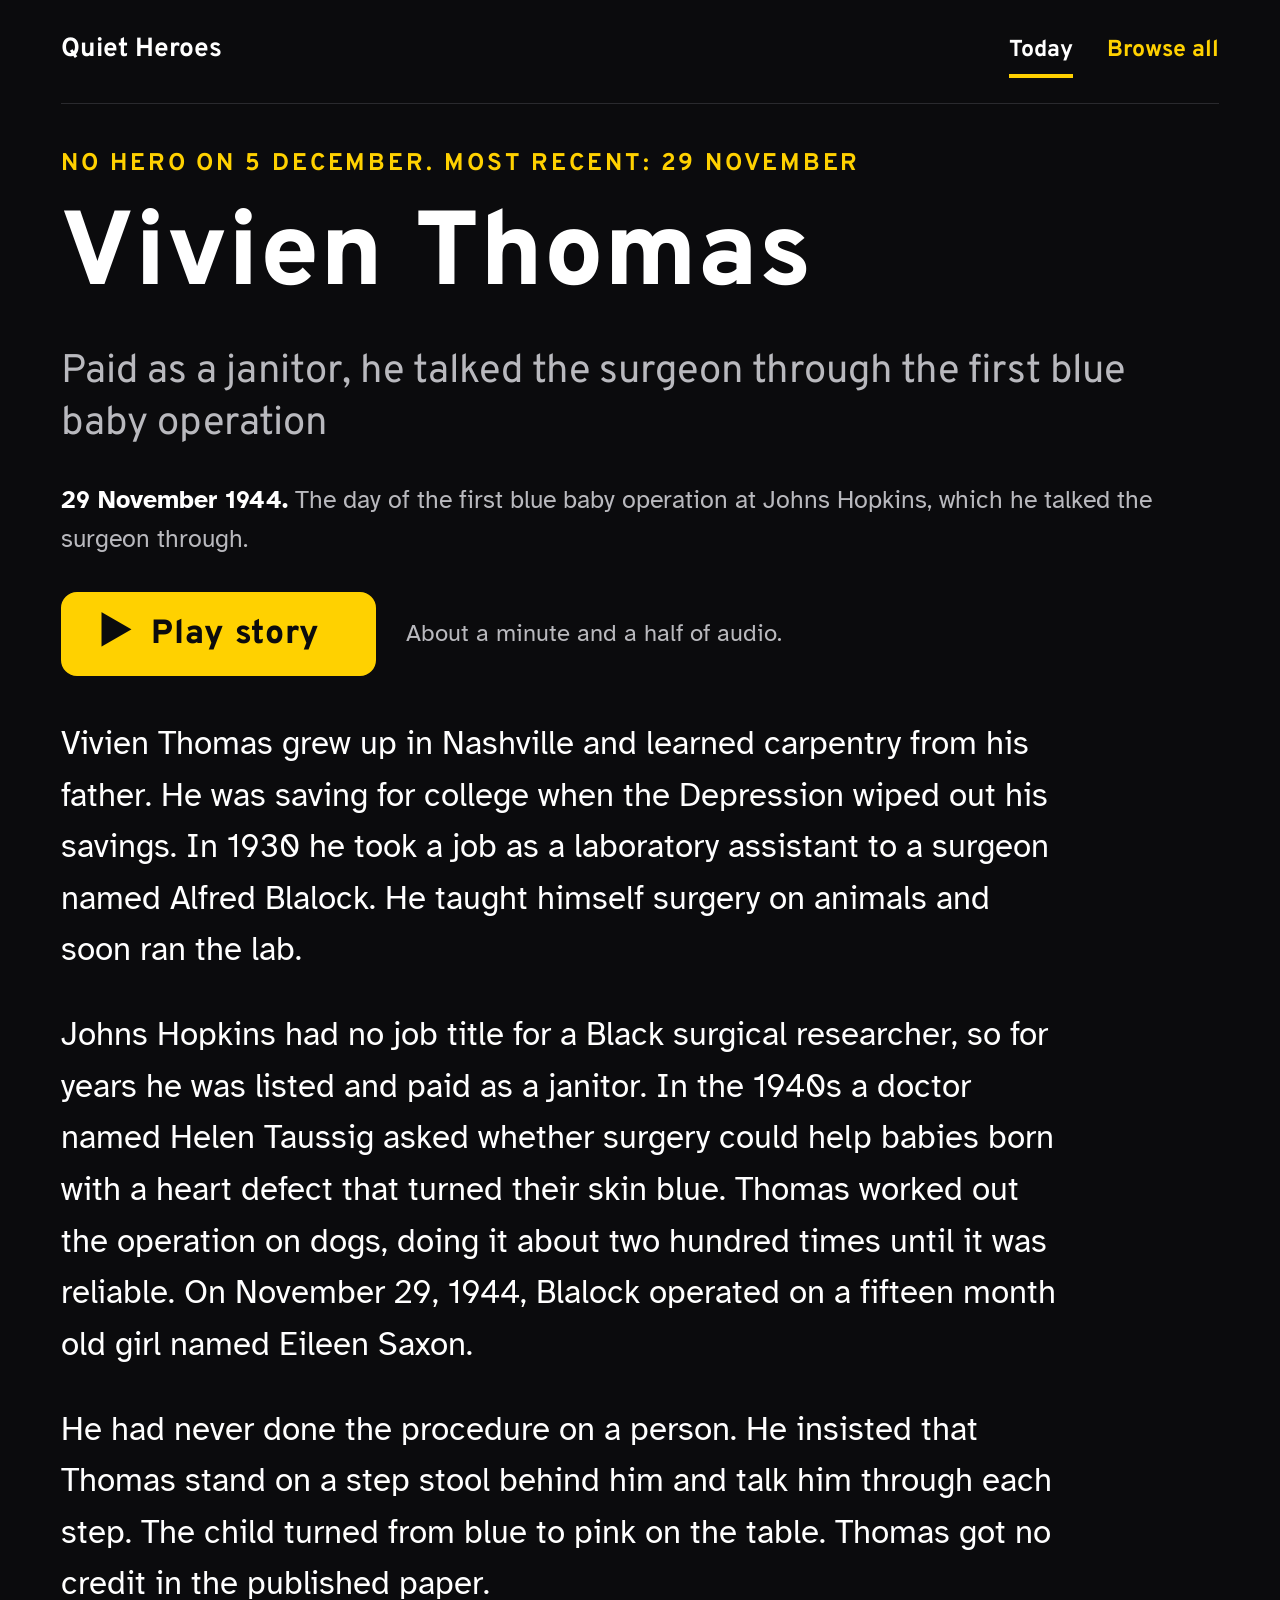
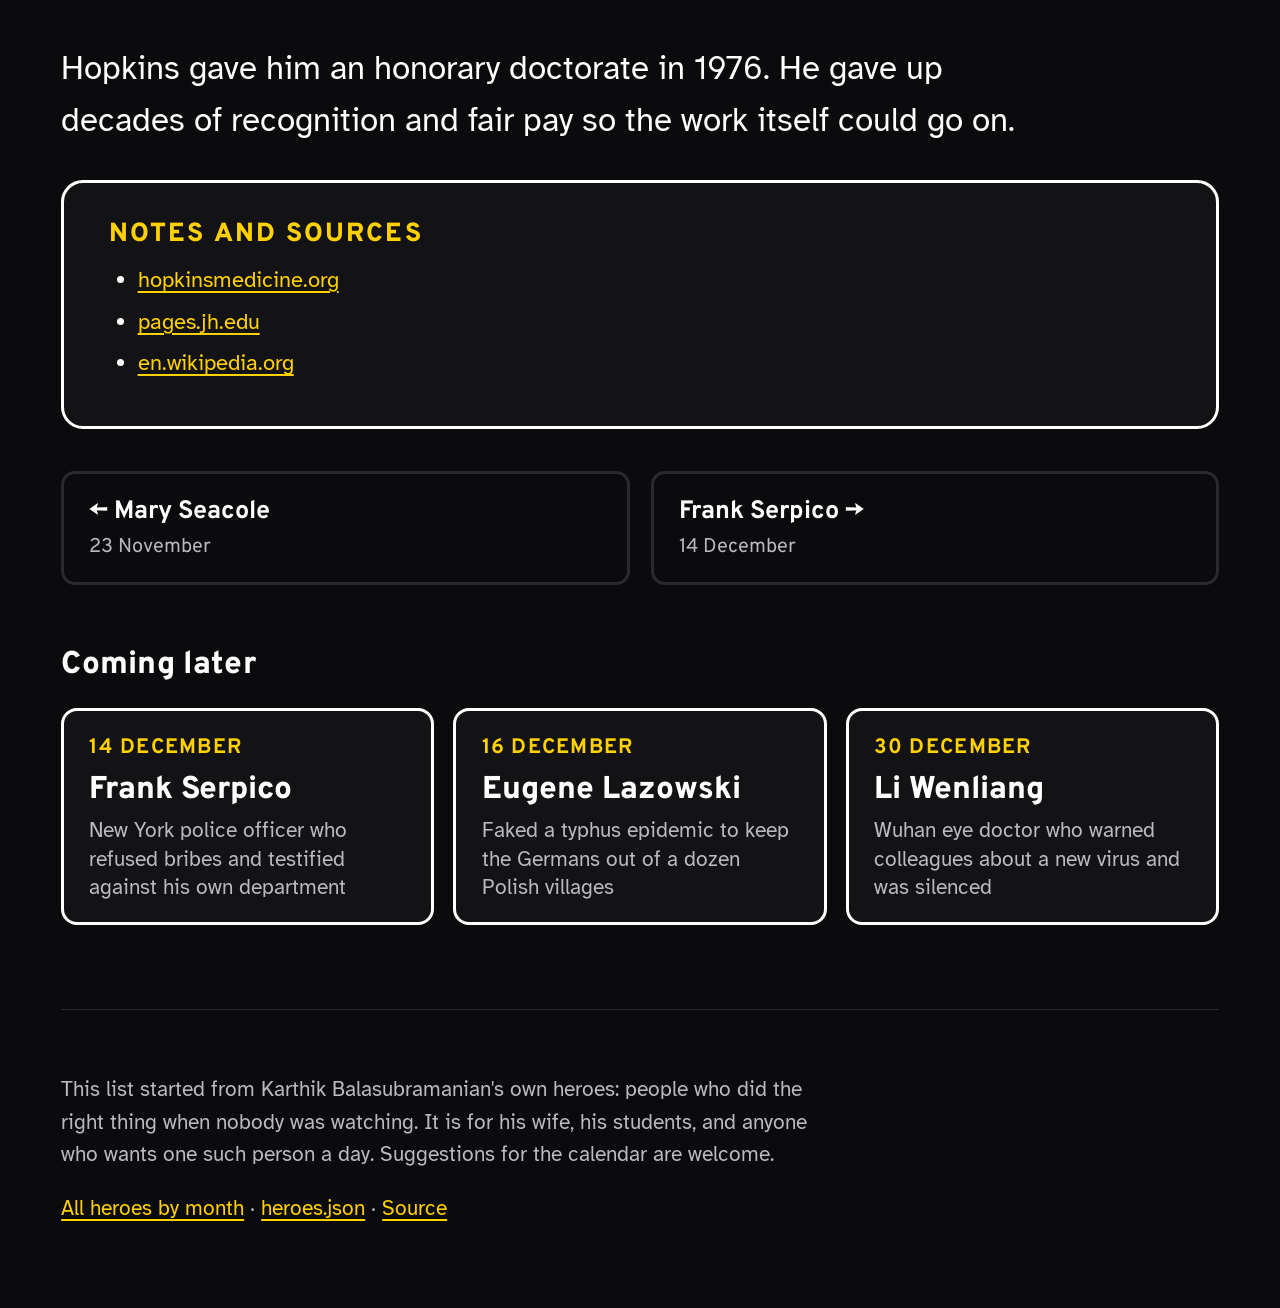
<file: index.html>
<!DOCTYPE html>
<html lang="en">
<head>
<meta charset="utf-8">
<meta name="viewport" content="width=device-width, initial-scale=1">
<title>Quiet Heroes</title>
<meta name="description" content="One person a day who did the right thing when nobody was watching. Large type, read aloud.">
<link rel="preconnect" href="https://fonts.googleapis.com">
<link rel="preconnect" href="https://fonts.gstatic.com" crossorigin>
<link href="https://fonts.googleapis.com/css2?family=Atkinson+Hyperlegible:ital,wght@0,400;0,700;1,400&family=Overpass:wght@400;700;800&display=swap" rel="stylesheet">
<link rel="stylesheet" href="style.css">
</head>
<body>
<a class="skip-link" href="#main">Skip to today's hero</a>
<div class="road">
  <nav class="site-nav" aria-label="Site">
    <a class="home" href="./">Quiet Heroes</a>
    <a href="./" aria-current="page">Today</a>
    <a href="browse.html">Browse all</a>
  </nav>

  <main id="main">
    <span class="kicker" id="kicker">Today's hero</span>
    <h1 class="hero-name" id="hero-name">Loading</h1>
    <p class="hero-blurb" id="hero-blurb"></p>
    <p class="hero-date" id="hero-date"></p>

    <div class="play-row">
      <button class="play" id="play" type="button" aria-pressed="false" aria-label="Play the story" disabled>
        <span class="icon" aria-hidden="true">&#9654;</span>
        <span class="label">Play story</span>
      </button>
      <span class="play-status" id="play-status" aria-live="polite"></span>
    </div>
    <audio id="audio" preload="none"></audio>

    <div class="hero-story" id="hero-story"></div>

    <div class="sign" id="hero-notes"></div>

    <nav class="pager" id="pager" aria-label="Previous and next hero"></nav>

    <section class="next-up" aria-labelledby="next-heading">
      <h2 id="next-heading">Next up</h2>
      <ul class="strip" id="strip"></ul>
    </section>
  </main>

  <footer class="site-footer">
    <p>This list started from Karthik Balasubramanian's own heroes: people who did the right thing when nobody was watching. It is for his wife, his students, and anyone who wants one such person a day. Suggestions for the calendar are welcome.</p>
    <p><a href="browse.html">All heroes by month</a> &middot; <a href="heroes.json">heroes.json</a> &middot; <a href="https://github.com/kartbala/quiet-heroes">Source</a></p>
  </footer>
</div>
<script src="app.js"></script>
</body>
</html>
</file>
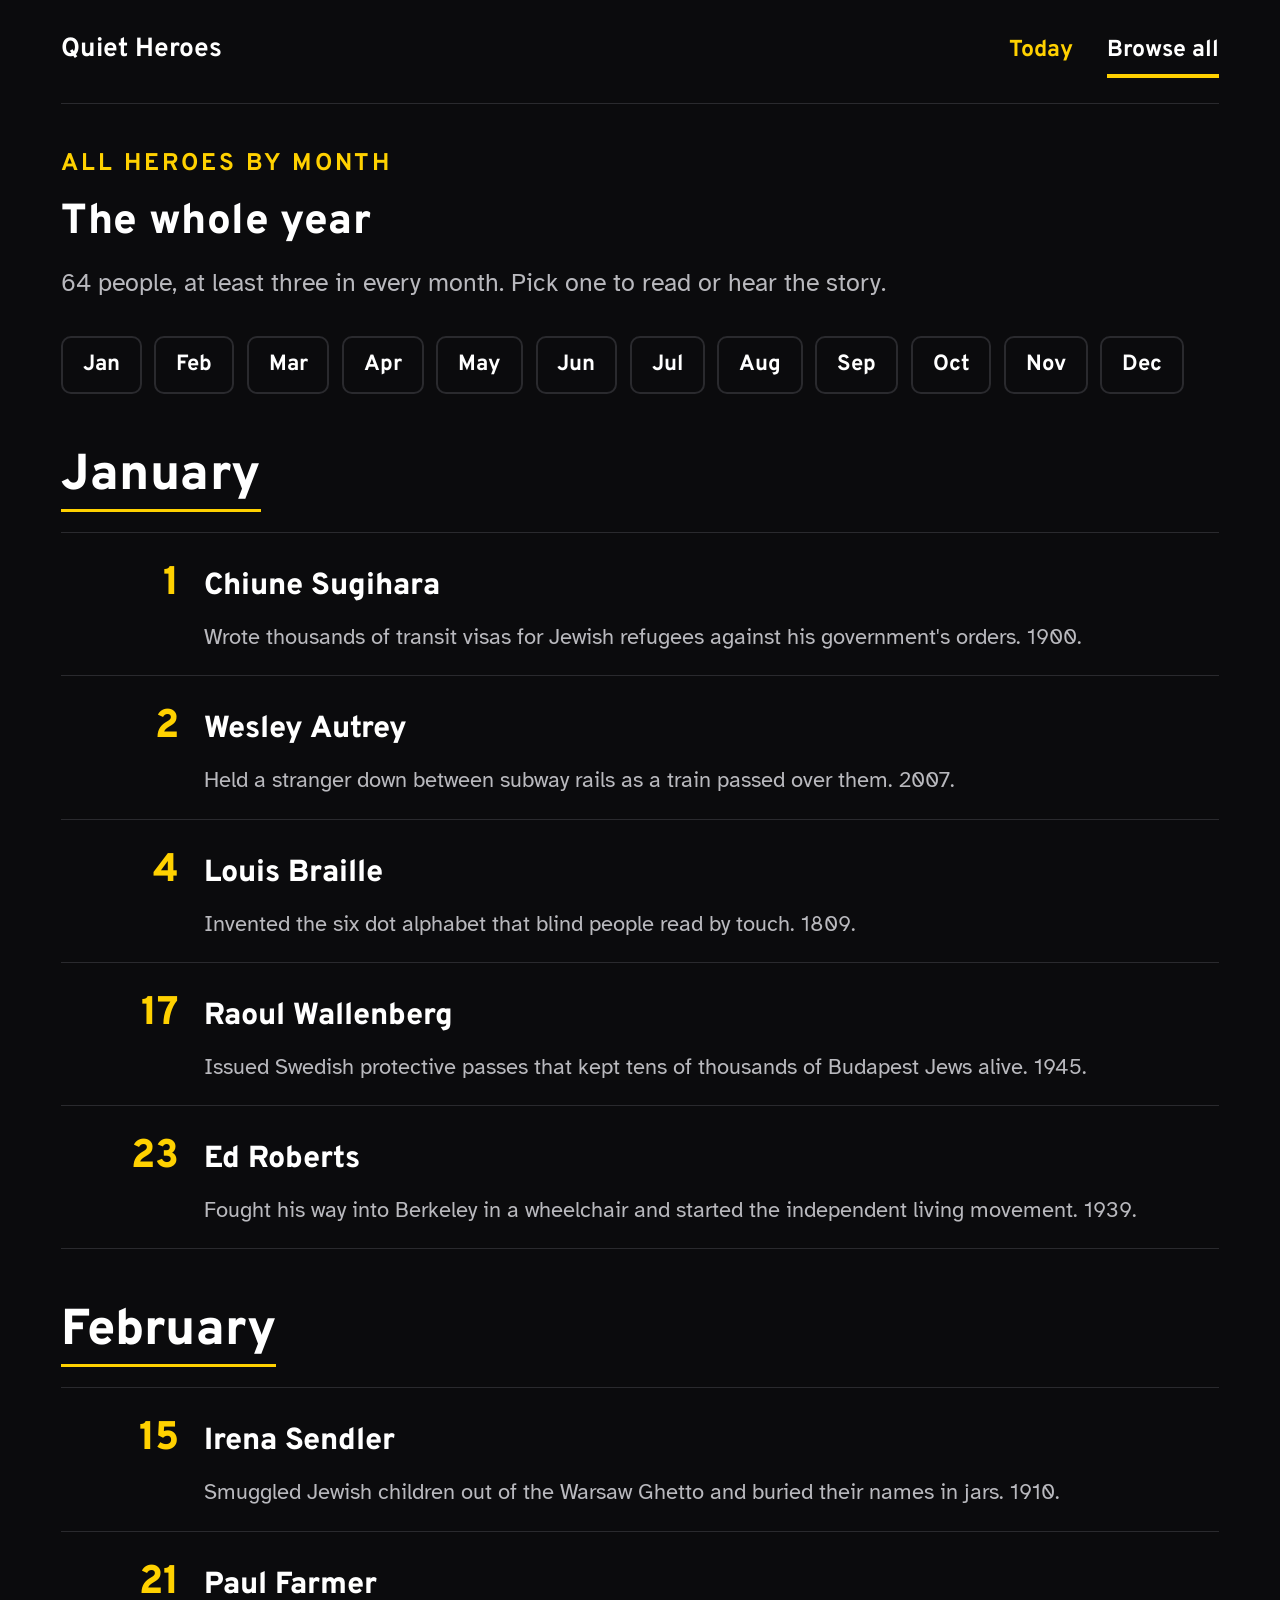
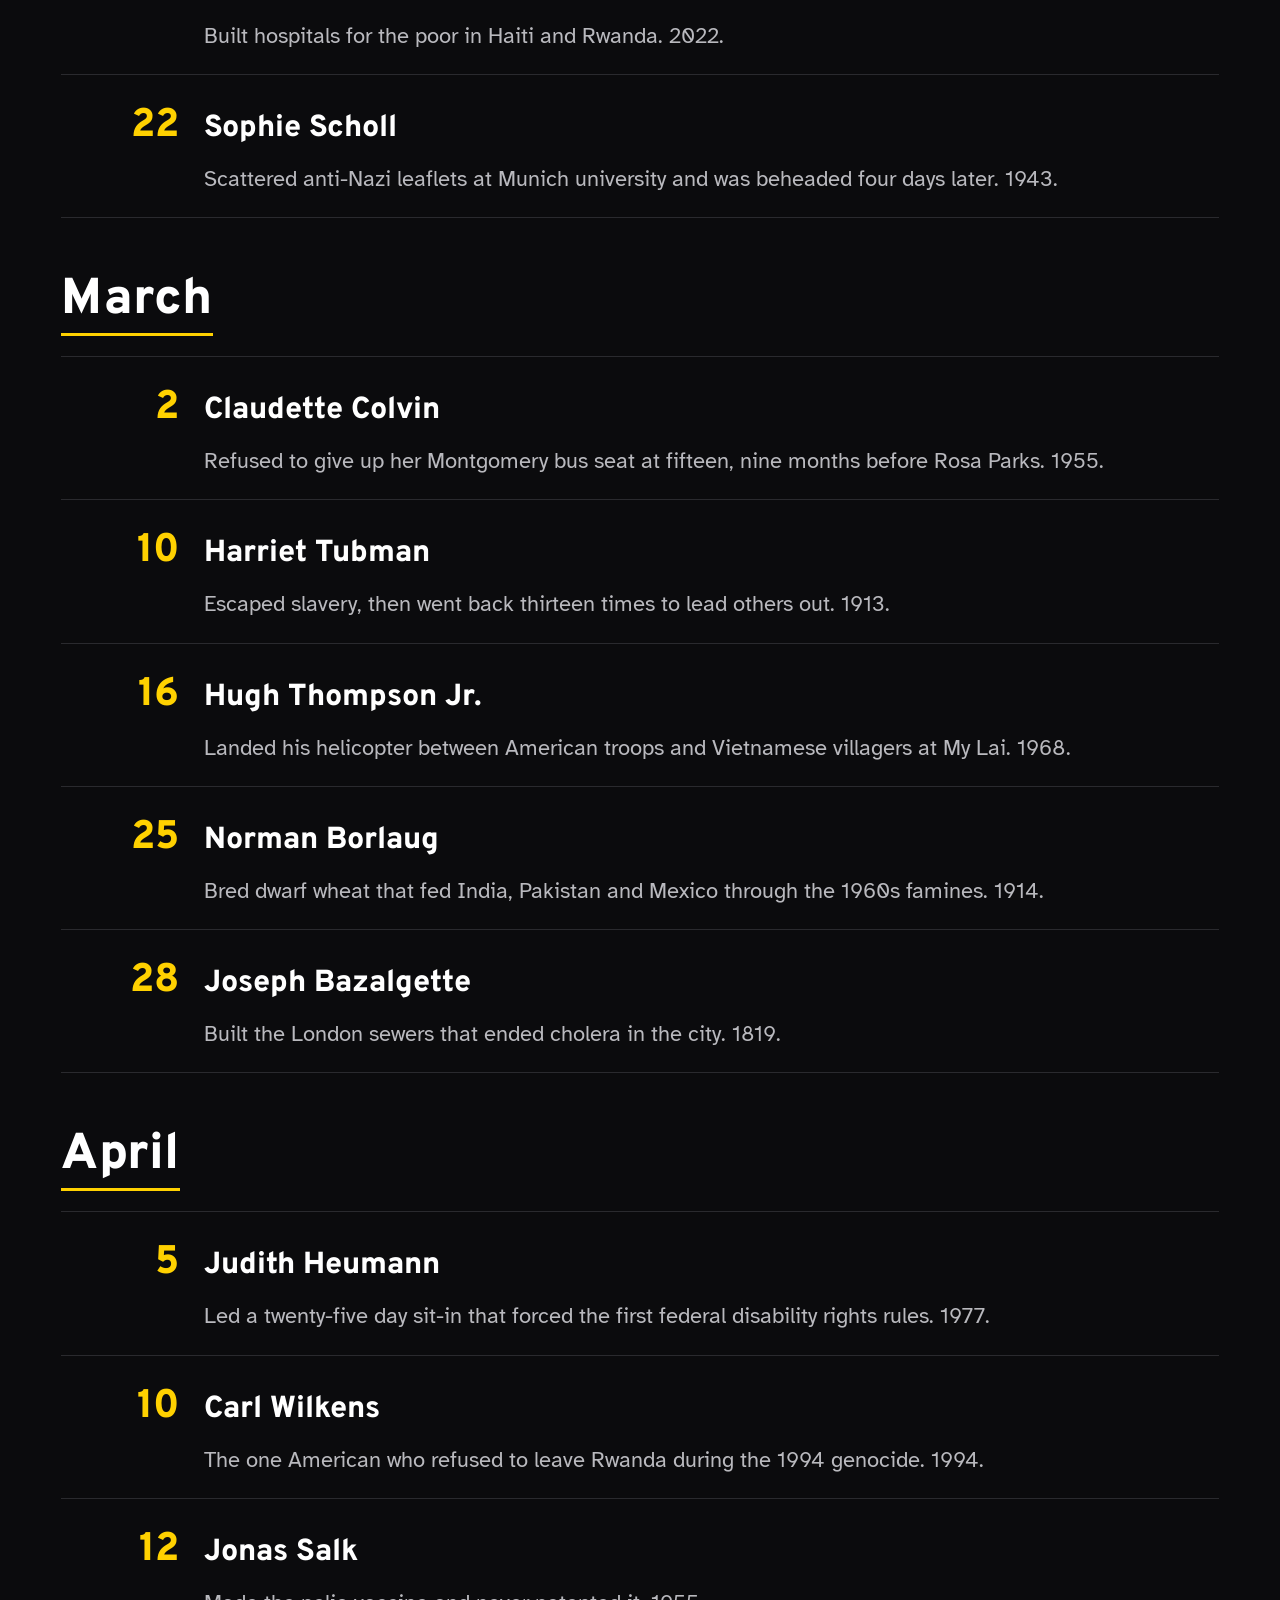
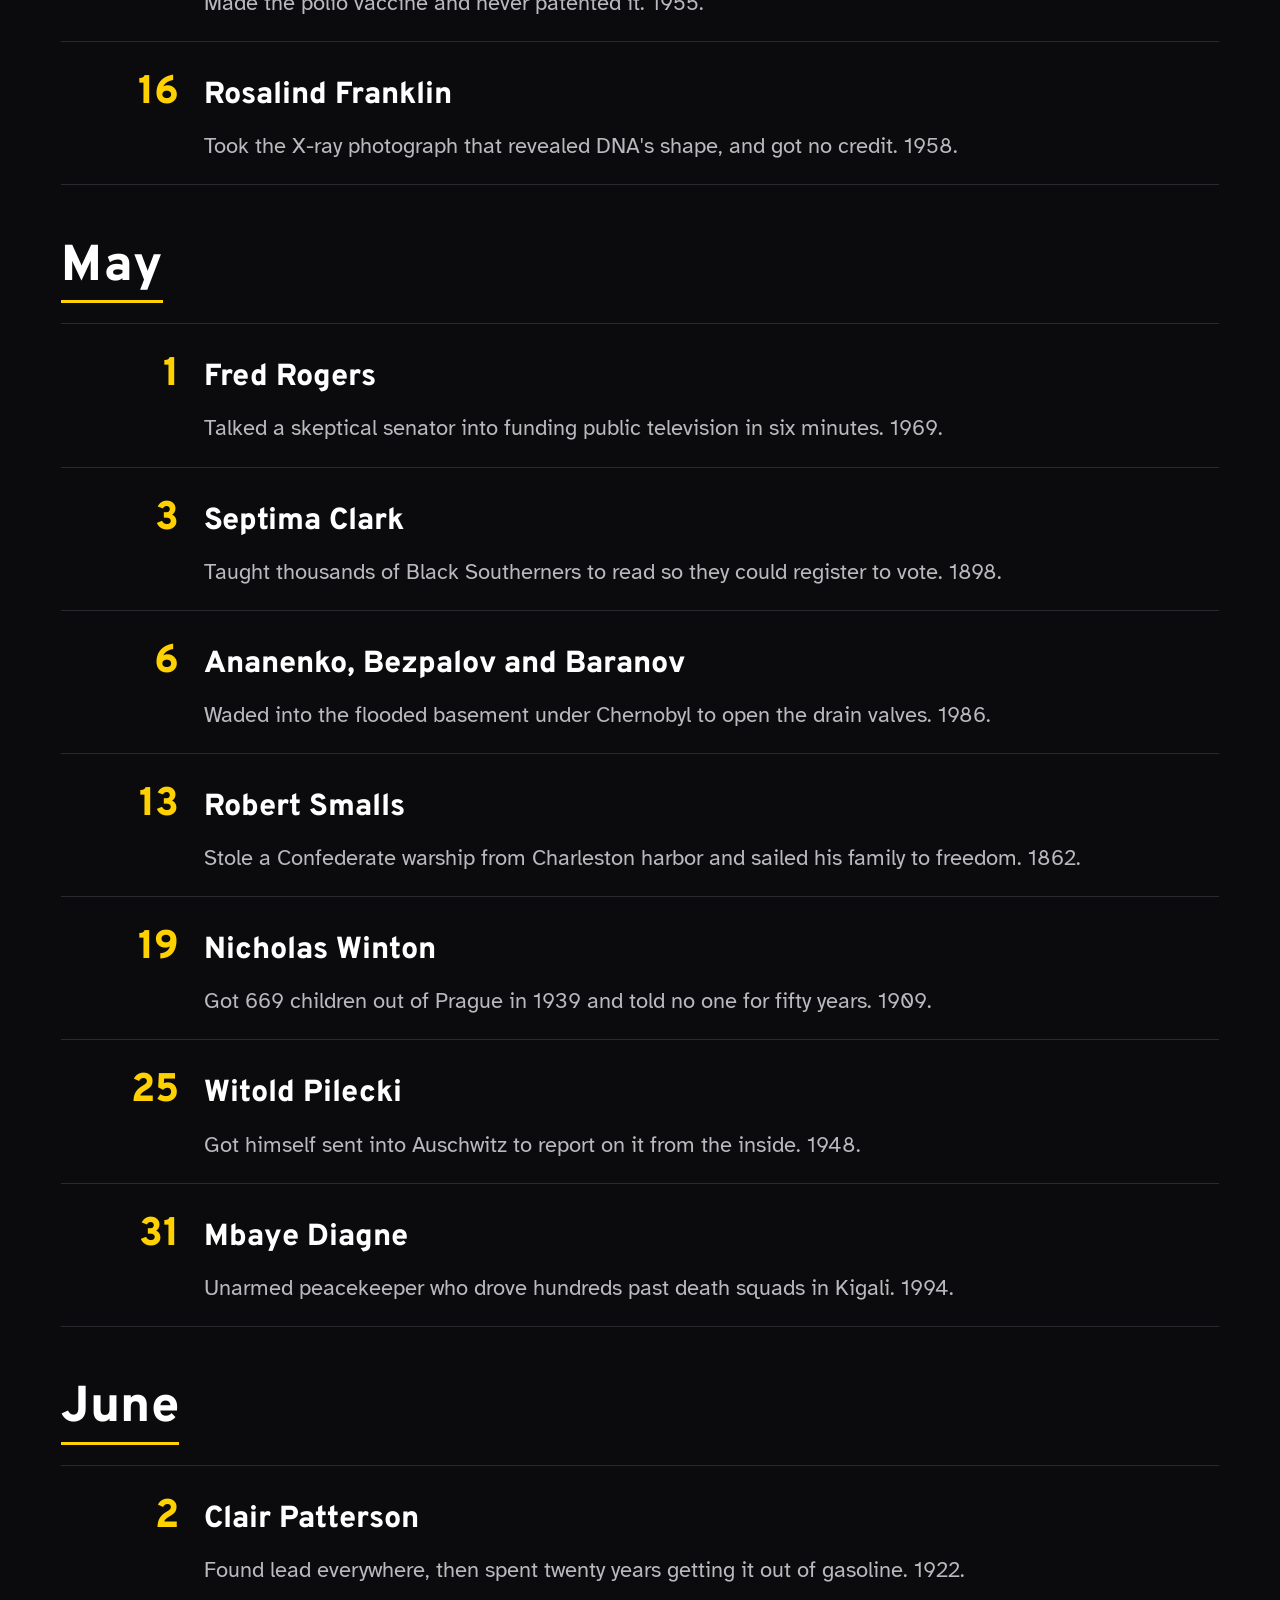
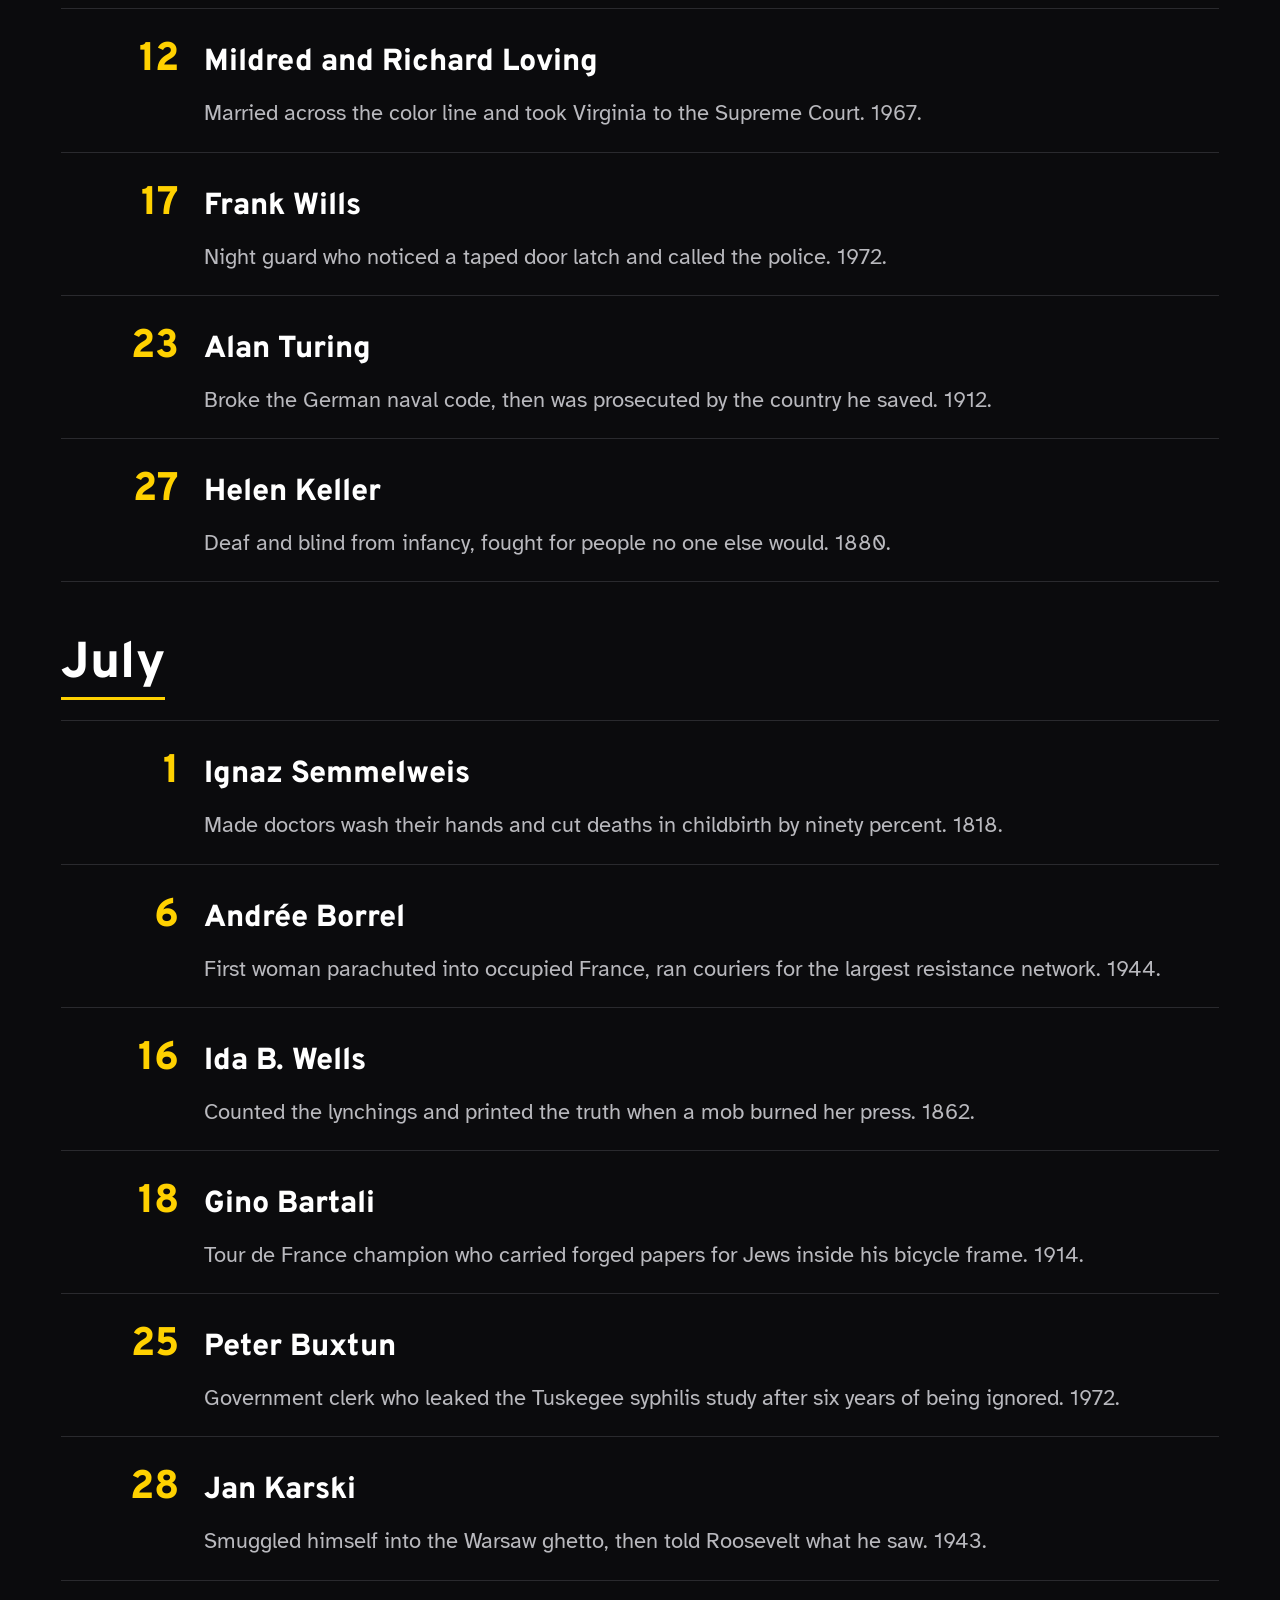
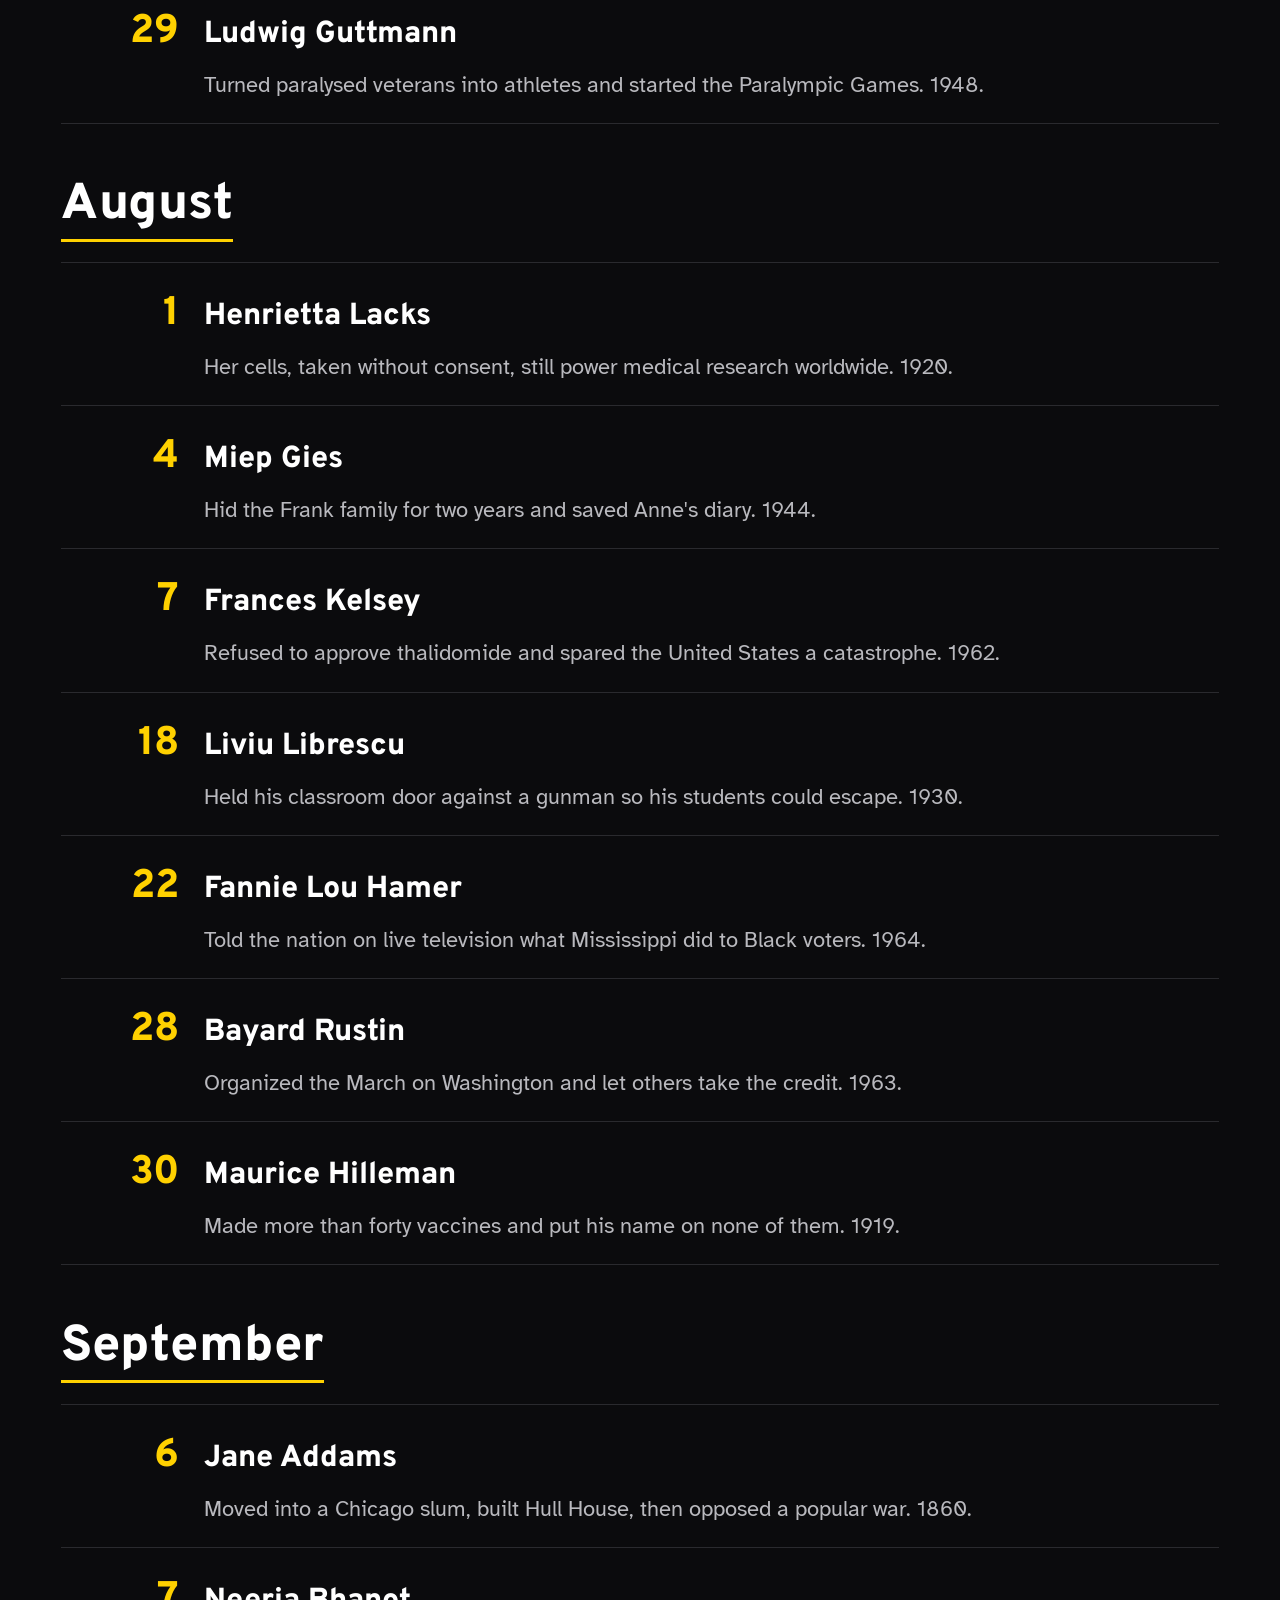
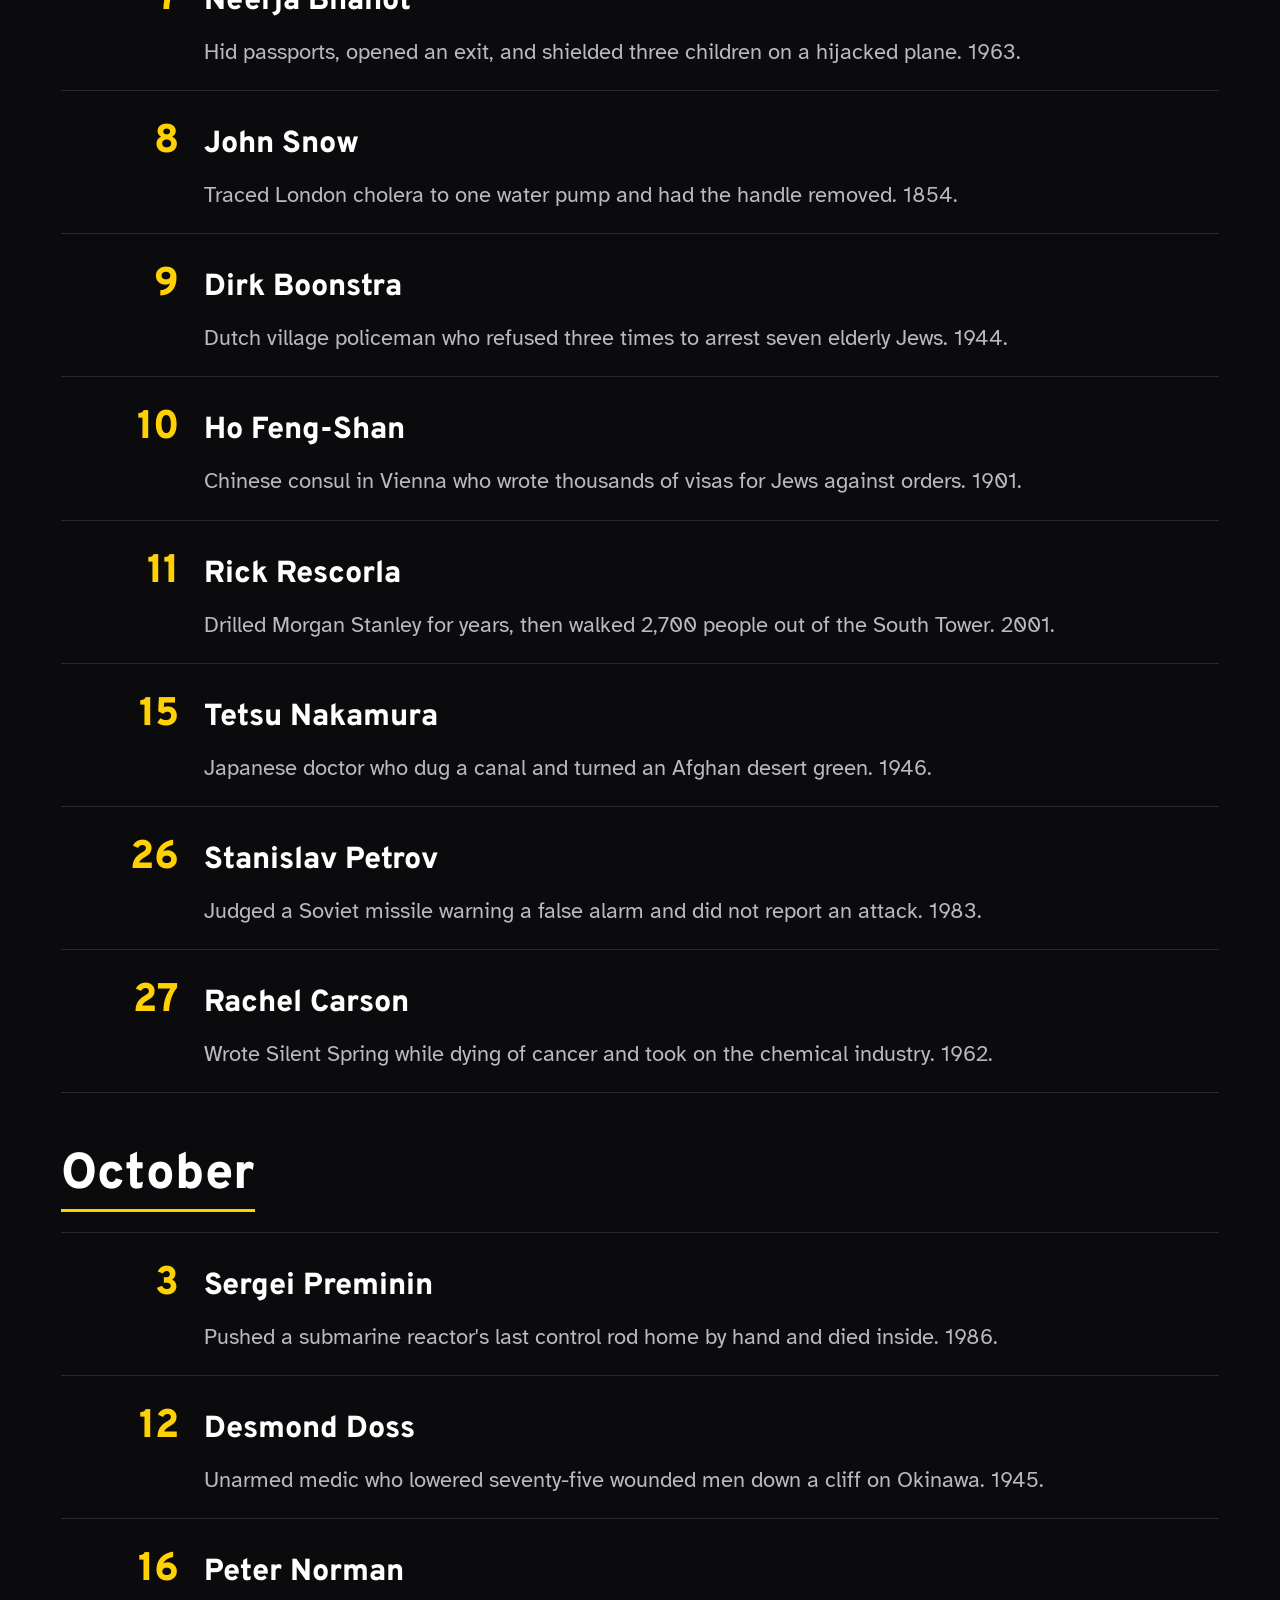
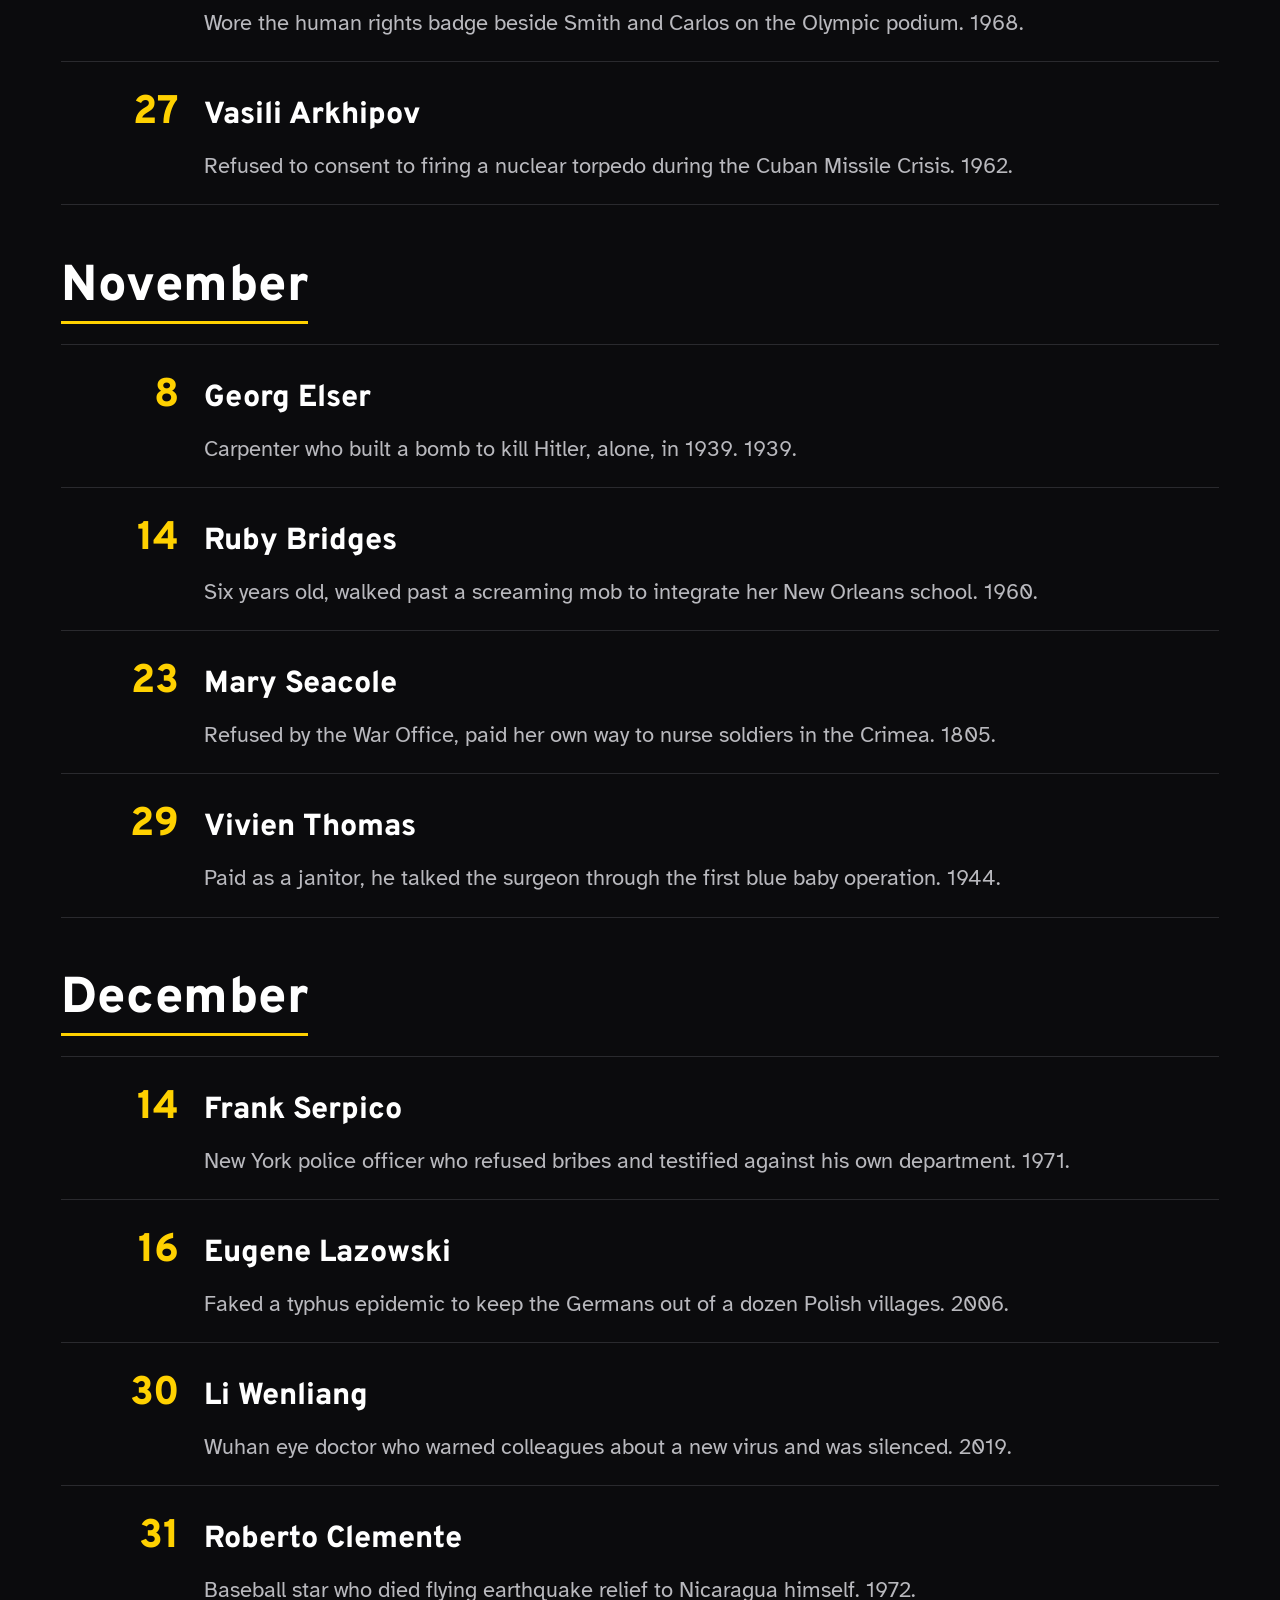
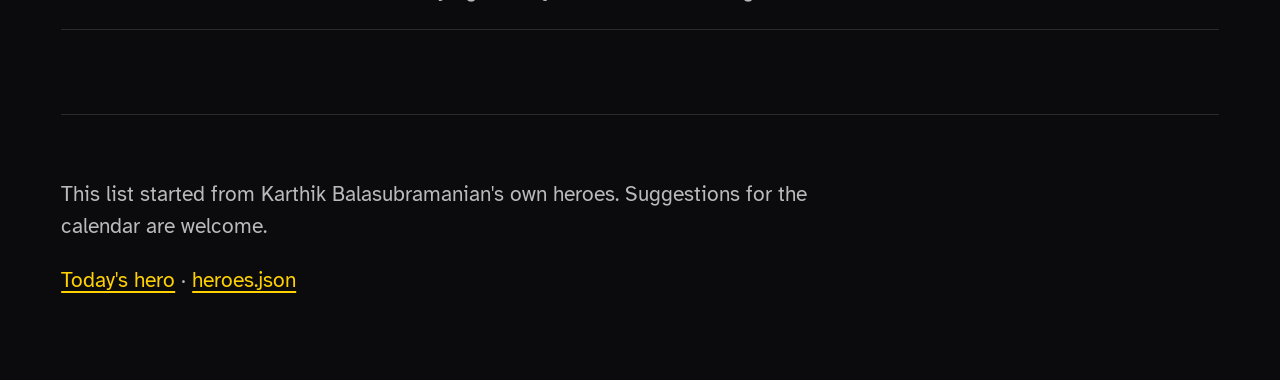
<file: browse.html>
<!DOCTYPE html>
<html lang="en">
<head>
<meta charset="utf-8">
<meta name="viewport" content="width=device-width, initial-scale=1">
<title>Browse all heroes | Quiet Heroes</title>
<link rel="preconnect" href="https://fonts.googleapis.com">
<link rel="preconnect" href="https://fonts.gstatic.com" crossorigin>
<link href="https://fonts.googleapis.com/css2?family=Atkinson+Hyperlegible:ital,wght@0,400;0,700;1,400&family=Overpass:wght@400;700;800&display=swap" rel="stylesheet">
<link rel="stylesheet" href="style.css">
</head>
<body>
<a class="skip-link" href="#main">Skip to the list</a>
<div class="road">
  <nav class="site-nav" aria-label="Site">
    <a class="home" href="./">Quiet Heroes</a>
    <a href="./">Today</a>
    <a href="browse.html" aria-current="page">Browse all</a>
  </nav>

  <main id="main">
    <span class="kicker">All heroes by month</span>
    <h1>The whole year</h1>
    <p class="hero-date" id="count"></p>
    <ul class="month-jump" id="month-jump" aria-label="Jump to month"></ul>
    <div id="months"></div>
  </main>

  <footer class="site-footer">
    <p>This list started from Karthik Balasubramanian's own heroes. Suggestions for the calendar are welcome.</p>
    <p><a href="./">Today's hero</a> &middot; <a href="heroes.json">heroes.json</a></p>
  </footer>
</div>
<script src="app.js"></script>
</body>
</html>
</file>
<file: style.css>
/* Quiet Heroes -- signage language borrowed from balasubramanian.org.
   Maximum legibility is the aesthetic. White on near-black, one yellow. */

:root {
  --asphalt: #0b0b0d;
  --headlight: #ffffff;
  --retro-yellow: #ffd100;
  --lane-gray: #b9b9be;
  --guide-green: #4cbb7f;
  --panel: #131316;
  --rule: #2a2a2e;

  --display: "Overpass", "Helvetica Neue", Arial, sans-serif;
  --body: "Atkinson Hyperlegible", "Overpass", Arial, sans-serif;

  --sign-border: 3px solid var(--headlight);
  --sign-radius: 22px;
  --measure: 60rem;
}

* { box-sizing: border-box; }

html { font-size: 21px; }

body {
  margin: 0;
  background: var(--asphalt);
  color: var(--headlight);
  font-family: var(--body);
  line-height: 1.55;
  -webkit-font-smoothing: antialiased;
}

h1, h2, h3 {
  font-family: var(--display);
  font-weight: 800;
  line-height: 1.1;
  letter-spacing: 0.01em;
  margin: 0 0 0.4em 0;
  text-wrap: balance;
}

a { color: var(--retro-yellow); text-decoration-thickness: 0.09em; text-underline-offset: 0.18em; }
a:hover, a:focus-visible { color: var(--headlight); }

:focus-visible { outline: 5px solid var(--retro-yellow); outline-offset: 4px; border-radius: 6px; }
::selection { background: var(--retro-yellow); color: var(--asphalt); }

.skip-link {
  position: absolute; left: -9999px; z-index: 10;
  background: var(--retro-yellow); color: var(--asphalt);
  padding: 0.8em 1.4em; font-family: var(--display); font-weight: 800;
}
.skip-link:focus { left: 0; top: 0; }

.road { max-width: var(--measure); margin: 0 auto; padding: 0 clamp(1rem, 4vw, 2.6rem); }

/* --- Header ------------------------------------------------------------ */
.site-nav {
  display: flex; flex-wrap: wrap; align-items: baseline; gap: 0.5rem 1.6rem;
  padding: 1.2rem 0; border-bottom: 1px solid var(--rule);
  font-family: var(--display); font-weight: 700;
}
.site-nav .home { color: var(--headlight); text-decoration: none; margin-right: auto; font-size: 1.25rem; }
.site-nav a { text-decoration: none; font-size: 1.1rem; padding: 0.2em 0; }
.site-nav a[aria-current="page"] { color: var(--headlight); border-bottom: 4px solid var(--retro-yellow); }

/* --- Today's hero -------------------------------------------------------- */
.kicker {
  display: block; font-family: var(--display); font-weight: 700;
  font-size: 1.15rem; letter-spacing: 0.12em; text-transform: uppercase;
  color: var(--retro-yellow); margin: 2rem 0 0.8rem;
}

.hero-name { font-size: clamp(3.05rem, 8.5vw, 5rem); margin-bottom: 0.3em; }
/* 3.05rem = 64px at the 21px base; 8.5vw = 87px at 1024 wide */

.hero-blurb {
  font-family: var(--display); font-weight: 400;
  font-size: clamp(1.45rem, 3.2vw, 1.9rem); line-height: 1.3;
  color: var(--lane-gray); margin: 0 0 1.4rem; max-width: 30em;
}

.hero-date { font-size: 1.2rem; color: var(--lane-gray); margin: 0 0 1.6rem; }
.hero-date strong { color: var(--headlight); }

.play-row { display: flex; flex-wrap: wrap; align-items: center; gap: 1rem 1.4rem; margin: 0 0 2rem; }

.play {
  appearance: none; -webkit-appearance: none;
  min-height: 84px; min-width: 15rem;
  padding: 0 2rem 0 1.6rem;
  display: inline-flex; align-items: center; gap: 0.8rem;
  background: var(--retro-yellow); color: var(--asphalt);
  border: 4px solid var(--retro-yellow); border-radius: 16px;
  font-family: var(--display); font-weight: 800; font-size: 1.6rem;
  letter-spacing: 0.02em; cursor: pointer;
  transition: transform 120ms ease, background 120ms ease;
}
.play:hover { transform: translateY(-2px); }
.play:active { transform: translateY(1px); }
.play[aria-pressed="true"] { background: var(--asphalt); color: var(--retro-yellow); }
.play .icon { font-size: 1.5em; line-height: 1; }
.play[disabled] { opacity: 0.45; cursor: default; transform: none; }

.play-status { font-size: 1.15rem; color: var(--lane-gray); min-height: 1.5em; }

.hero-story {
  font-size: clamp(1.45rem, 2.6vw, 1.62rem); /* 30.5px to 34px */
  line-height: 1.55; max-width: 30em;
}
.hero-story p { margin: 0 0 1em; }

.sign {
  display: block; background: var(--panel); border: var(--sign-border);
  border-radius: var(--sign-radius); padding: clamp(1.2rem, 3vw, 1.8rem) clamp(1.3rem, 3.5vw, 2.2rem);
  color: var(--headlight); text-decoration: none; margin: 1.6rem 0;
}
.sign h2 { font-size: 1.25rem; letter-spacing: 0.08em; text-transform: uppercase; color: var(--retro-yellow); margin-bottom: 0.5em; }
.sign p { margin: 0 0 0.6em; font-size: 1.05rem; color: var(--lane-gray); }
.sign p:last-child { margin-bottom: 0; }
.sign ul { margin: 0; padding-left: 1.3em; font-size: 1.05rem; }
.sign li { margin: 0.35em 0; overflow-wrap: anywhere; }

/* --- Next up strip -------------------------------------------------------- */
.next-up { margin: 3rem 0; }
.next-up h2 { font-size: 1.5rem; margin-bottom: 0.8em; }
.strip { list-style: none; margin: 0; padding: 0; display: grid; gap: 0.9rem;
  grid-template-columns: repeat(auto-fill, minmax(min(17rem, 100%), 1fr)); }
.strip a {
  display: block; height: 100%; text-decoration: none; color: var(--headlight);
  background: var(--panel); border: var(--sign-border); border-radius: 16px;
  padding: 1rem 1.2rem; transition: border-color 120ms ease, transform 120ms ease;
}
.strip a:hover, .strip a:focus-visible { border-color: var(--retro-yellow); transform: translateY(-3px); }
.strip .when { display: block; font-family: var(--display); font-weight: 700;
  font-size: 1rem; color: var(--retro-yellow); letter-spacing: 0.06em; text-transform: uppercase; }
.strip .who { display: block; font-family: var(--display); font-weight: 800; font-size: 1.5rem; line-height: 1.15; margin: 0.25em 0; }
.strip .what { display: block; font-size: 1rem; color: var(--lane-gray); line-height: 1.35; }

.pager { display: flex; flex-wrap: wrap; gap: 1rem; margin: 2rem 0; }
.pager a { flex: 1 1 14rem; text-decoration: none; font-family: var(--display); font-weight: 700;
  font-size: 1.2rem; border: 3px solid var(--rule); border-radius: 14px; padding: 0.9rem 1.2rem; color: var(--headlight); }
.pager a:hover, .pager a:focus-visible { border-color: var(--retro-yellow); }
.pager a span { display: block; color: var(--lane-gray); font-size: 0.95rem; font-weight: 400; }

/* --- Browse --------------------------------------------------------------- */
.month { margin: 2.6rem 0; }
.month h2 { font-size: clamp(1.8rem, 4vw, 2.4rem); border-bottom: 3px solid var(--retro-yellow); display: inline-block; padding-bottom: 0.1em; }
.month ol { list-style: none; margin: 0; padding: 0; }
.month li { border-top: 1px solid var(--rule); }
.month li:last-child { border-bottom: 1px solid var(--rule); }
.month a {
  display: grid; grid-template-columns: 5.2rem 1fr; gap: 0.2rem 1.2rem; align-items: baseline;
  padding: 1rem 0.4rem; text-decoration: none; color: var(--headlight);
}
.month a:hover, .month a:focus-visible { background: var(--panel); }
.month .day { font-family: var(--display); font-weight: 800; font-size: 1.9rem; color: var(--retro-yellow); text-align: right; }
.month .who { font-family: var(--display); font-weight: 800; font-size: 1.45rem; line-height: 1.15; }
.month .what { grid-column: 2; font-size: 1.05rem; color: var(--lane-gray); }
@media (max-width: 560px) {
  .month a { grid-template-columns: 1fr; }
  .month .day { text-align: left; }
  .month .what { grid-column: 1; }
}

.month-jump { display: flex; flex-wrap: wrap; gap: 0.6rem; margin: 1.5rem 0 0; padding: 0; list-style: none; }
.month-jump a { display: inline-block; text-decoration: none; font-family: var(--display); font-weight: 700;
  font-size: 1.05rem; border: 2px solid var(--rule); border-radius: 10px; padding: 0.45em 0.9em; color: var(--headlight); }
.month-jump a:hover, .month-jump a:focus-visible { border-color: var(--retro-yellow); }

.site-footer { margin-top: 4rem; padding: 2rem 0 3rem; border-top: 1px solid var(--rule); color: var(--lane-gray); font-size: 1rem; }
.site-footer p { max-width: 36em; }

.hidden { display: none !important; }

@media (prefers-reduced-motion: reduce) {
  *, *::before, *::after { animation: none !important; transition: none !important; }
}
</file>
